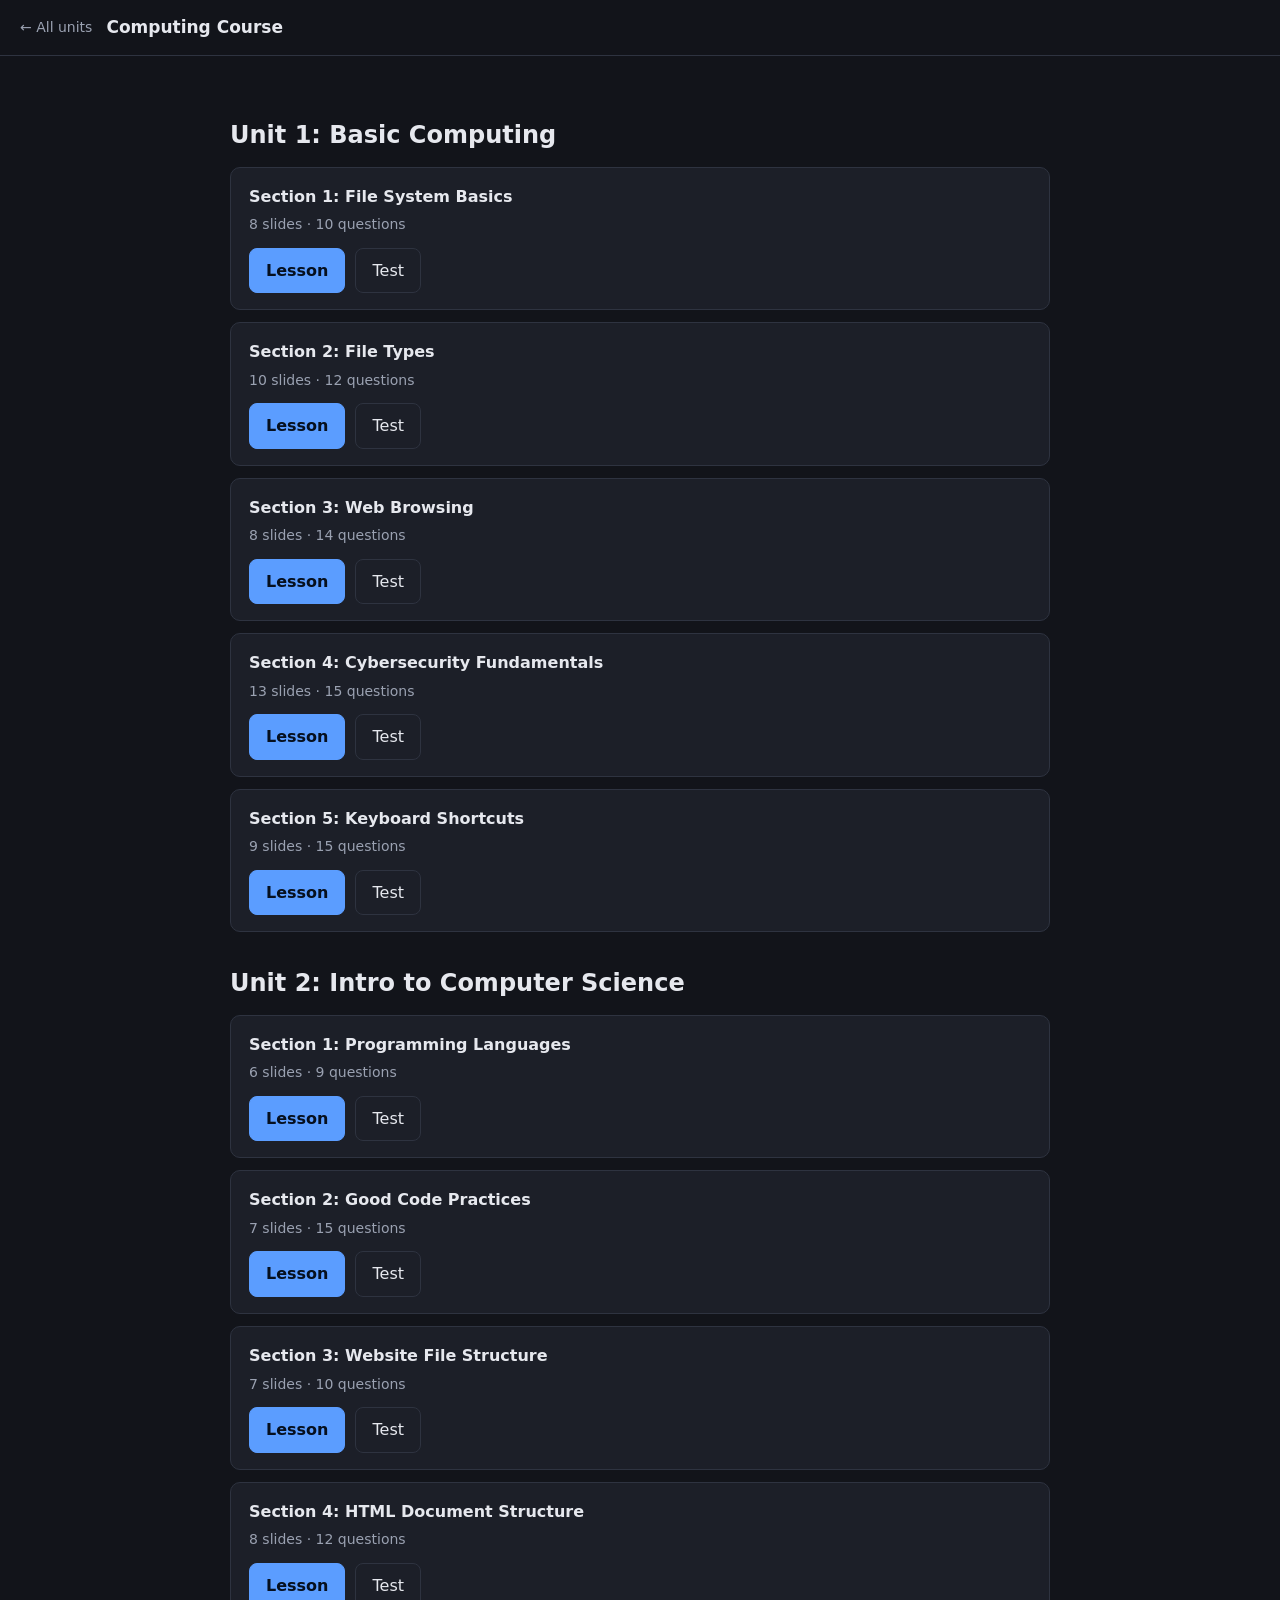
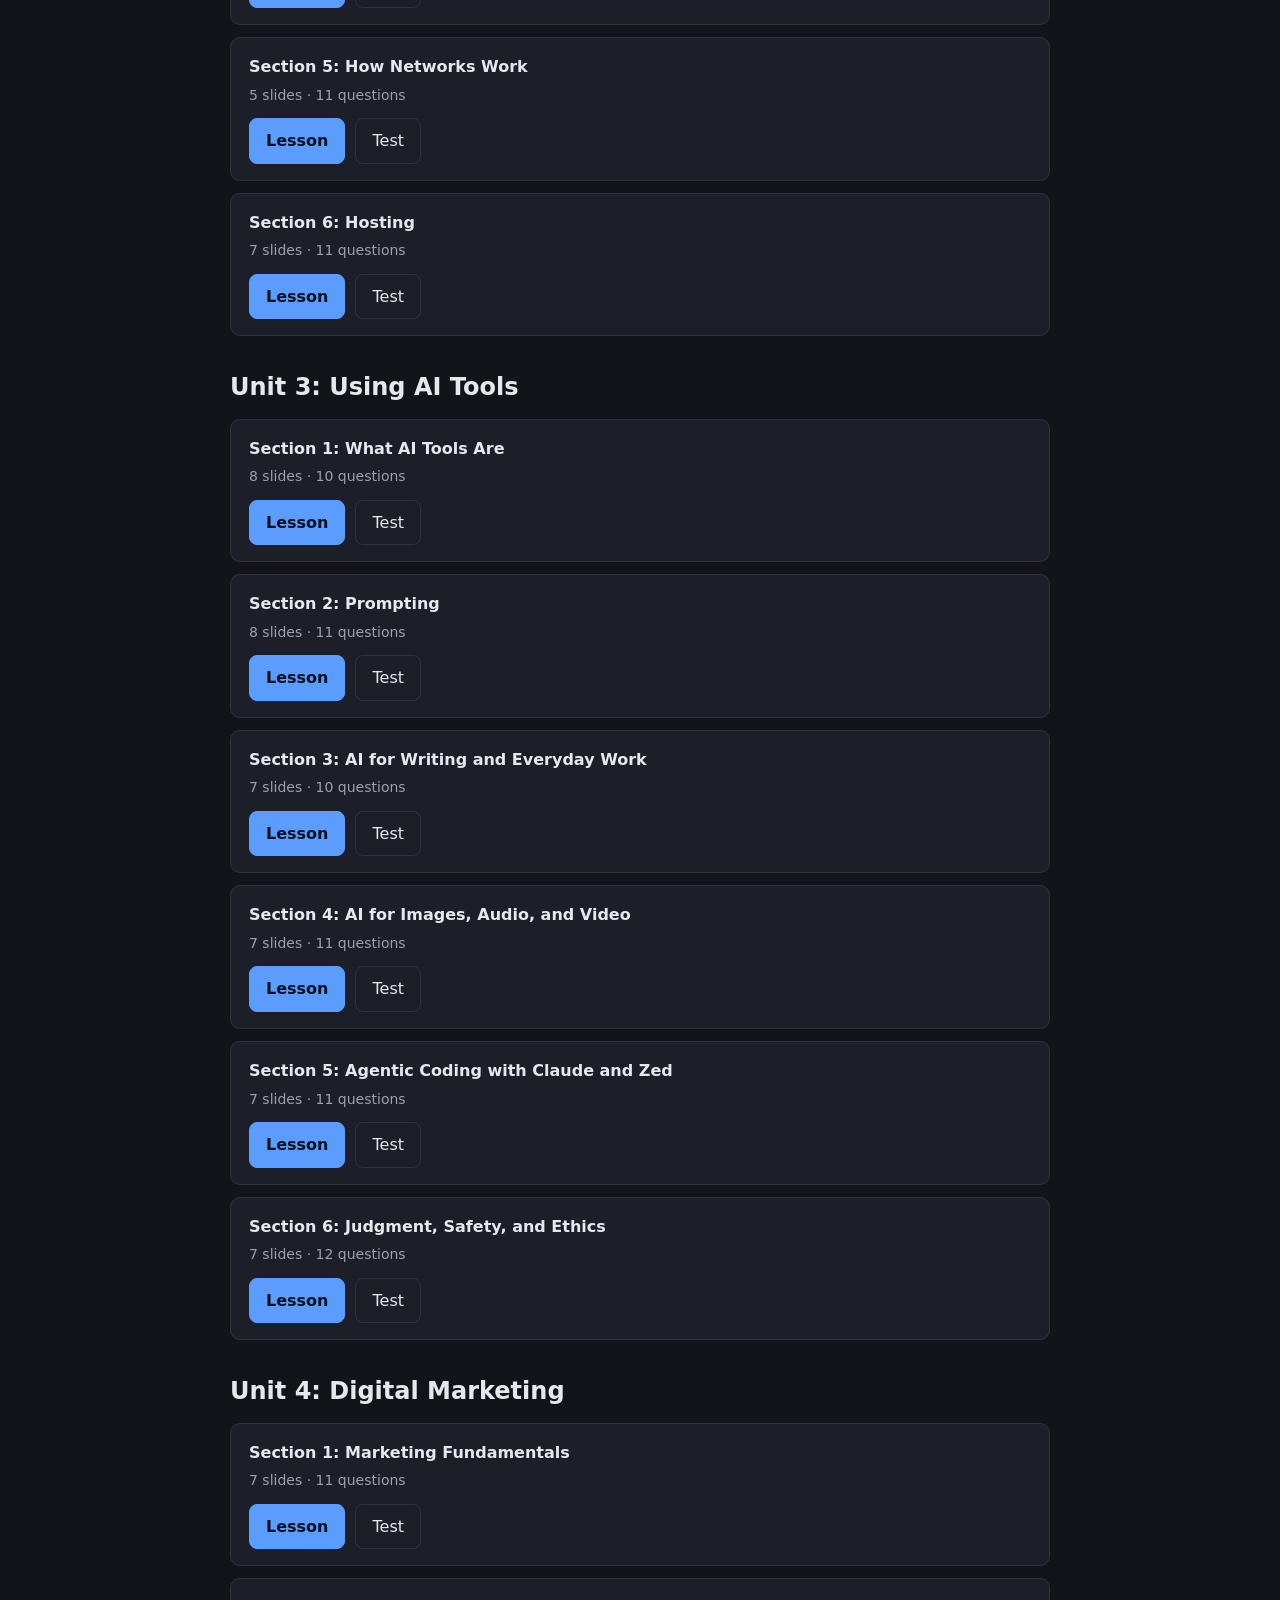
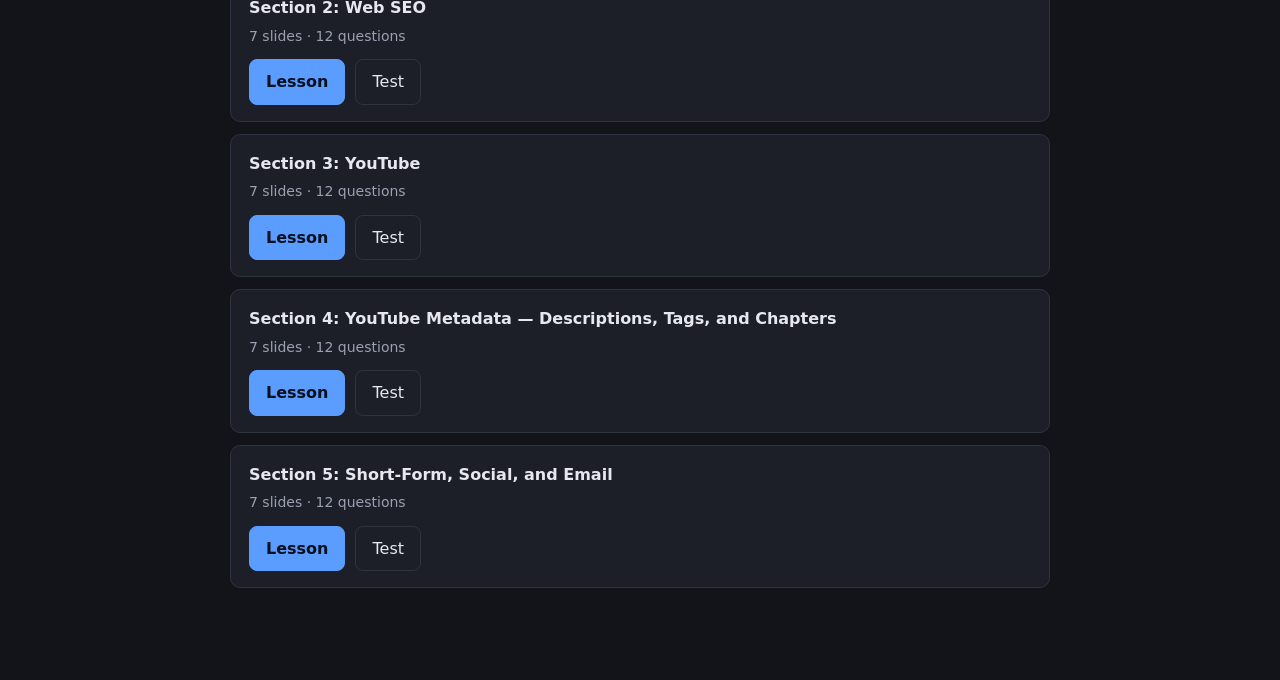
<file: index.html>
<!DOCTYPE html>
<html lang="en">
<head>
<meta charset="UTF-8">
<meta name="viewport" content="width=device-width, initial-scale=1">
<title>Computing Course</title>
<style>
  :root {
    --bg: #12141a;
    --panel: #1c1f28;
    --line: #2e3340;
    --text: #e6e8ee;
    --muted: #9aa1b1;
    --accent: #5b9dff;
    --ok: #3fbf7f;
    --bad: #ef5f5f;
  }
  * { box-sizing: border-box; }
  body {
    margin: 0;
    background: var(--bg);
    color: var(--text);
    font: 16px/1.6 system-ui, -apple-system, "Segoe UI", sans-serif;
  }
  a { color: var(--accent); }
  header {
    border-bottom: 1px solid var(--line);
    padding: 14px 20px;
    display: flex;
    align-items: center;
    gap: 14px;
    position: sticky;
    top: 0;
    background: var(--bg);
    z-index: 5;
  }
  header h1 { font-size: 17px; margin: 0; font-weight: 600; }
  header a.home { text-decoration: none; color: var(--muted); font-size: 14px; }
  header a.home:hover { color: var(--accent); }
  main { max-width: 860px; margin: 0 auto; padding: 28px 20px 80px; }

  h2 { font-size: 24px; margin: 32px 0 12px; }
  h3 { font-size: 18px; margin: 0 0 16px; color: var(--muted); font-weight: 500; }

  .card {
    display: block;
    background: var(--panel);
    border: 1px solid var(--line);
    border-radius: 10px;
    padding: 16px 18px;
    margin-bottom: 12px;
    text-decoration: none;
    color: inherit;
  }
  .card:hover { border-color: var(--accent); }
  .card .meta { color: var(--muted); font-size: 14px; margin-top: 4px; }
  .row { display: flex; gap: 10px; flex-wrap: wrap; margin-top: 12px; }

  .btn {
    background: var(--panel);
    color: var(--text);
    border: 1px solid var(--line);
    border-radius: 8px;
    padding: 9px 16px;
    font: inherit;
    cursor: pointer;
    text-decoration: none;
    display: inline-block;
  }
  .btn:hover:not(:disabled) { border-color: var(--accent); }
  .btn:disabled { opacity: .35; cursor: default; }
  .btn.primary { background: var(--accent); border-color: var(--accent); color: #06101f; font-weight: 600; }

  /* slides */
  .slide {
    background: var(--panel);
    border: 1px solid var(--line);
    border-radius: 12px;
    padding: 28px 30px;
    min-height: 60vh;
  }
  .slide h2 { margin-top: 0; }
  .slide pre {
    background: #0e1017;
    border: 1px solid var(--line);
    border-radius: 8px;
    padding: 12px 14px;
    overflow-x: auto;
    font-size: 14px;
    line-height: 1.5;
  }
  .slide code { background: #0e1017; padding: 1px 5px; border-radius: 4px; font-size: .92em; }
  .slide pre code { background: none; padding: 0; }
  .slide table { border-collapse: collapse; width: 100%; margin: 14px 0; font-size: 15px; }
  .slide th, .slide td { border: 1px solid var(--line); padding: 8px 10px; text-align: left; vertical-align: top; }
  .slide th { background: #0e1017; }
  .slide li { margin-bottom: 6px; }

  .navbar { display: flex; align-items: center; gap: 12px; margin-top: 18px; }
  .navbar .count { color: var(--muted); font-size: 14px; margin-left: auto; }
  .dots { display: flex; gap: 6px; flex-wrap: wrap; margin-top: 14px; }
  .dot {
    width: 26px; height: 26px; border-radius: 6px;
    border: 1px solid var(--line); background: var(--panel);
    color: var(--muted); font-size: 12px; cursor: pointer;
  }
  .dot.on { background: var(--accent); border-color: var(--accent); color: #06101f; font-weight: 700; }

  /* quiz */
  .q { background: var(--panel); border: 1px solid var(--line); border-radius: 10px; padding: 16px 18px; margin-bottom: 14px; }
  .q .qtext { font-weight: 600; margin-bottom: 12px; }
  .q label {
    display: block; padding: 9px 12px; border: 1px solid var(--line);
    border-radius: 8px; margin-bottom: 7px; cursor: pointer;
  }
  .q label:hover { border-color: var(--accent); }
  .q input { margin-right: 9px; }
  .graded label { cursor: default; }
  .graded label.correct { border-color: var(--ok); background: rgba(63,191,127,.1); }
  .graded label.wrong { border-color: var(--bad); background: rgba(239,95,95,.1); }
  .score { font-size: 20px; font-weight: 600; margin: 20px 0 4px; }
  .muted { color: var(--muted); }
</style>
</head>
<body>
<header>
  <a class="home" href="#/">&#8592; All units</a>
  <h1 id="crumb">Computing Course</h1>
</header>
<main id="app"></main>

<script src="manifest.js"></script>
<script>
const app = document.getElementById('app');
const crumb = document.getElementById('crumb');

// Every file in content/ calls section({...}) once. Its id is its filename.
const SECTIONS = [];
let loading = '';
function section(s) { SECTIONS.push({ ...s, id: loading }); }

// --- routing: #/  |  #/<section-id>/lesson/0  |  #/<section-id>/test ---
function parse() {
  const p = location.hash.replace(/^#\/?/, '').split('/').filter(Boolean);
  return { id: p[0], mode: p[1], index: parseInt(p[2] || '0', 10) };
}
function esc(s) { return String(s).replace(/[&<>"]/g, c => ({'&':'&amp;','<':'&lt;','>':'&gt;','"':'&quot;'}[c])); }

function render() {
  const r = parse();
  const section = SECTIONS.find(s => s.id === r.id);
  if (!section) return home();
  if (r.mode === 'test') return test(section);
  return lesson(section, isNaN(r.index) ? 0 : r.index);
}

function home() {
  crumb.textContent = 'Computing Course';
  const units = [];
  for (const s of SECTIONS) {
    let u = units.find(u => u.title === s.unit);
    if (!u) units.push(u = { title: s.unit, sections: [] });
    u.sections.push(s);
  }
  app.innerHTML = units.map(u => `
    <h2>${esc(u.title)}</h2>
    ${u.sections.map(s => `
      <div class="card">
        <div><b>${esc(s.title)}</b></div>
        <div class="meta">${s.slides.length} slides &middot; ${s.questions.length} questions</div>
        <div class="row">
          <a class="btn primary" href="#/${s.id}/lesson/0">Lesson</a>
          <a class="btn" href="#/${s.id}/test">Test</a>
        </div>
      </div>`).join('')}
  `).join('');
}

function lesson(section, i) {
  const n = section.slides.length;
  i = Math.max(0, Math.min(i, n - 1));
  const slide = section.slides[i];
  crumb.textContent = section.unit + ' — ' + section.title;
  const last = i === n - 1;
  app.innerHTML = `
    <h3>${esc(section.title)}</h3>
    <div class="slide">
      <h2>${slide.title}</h2>
      ${slide.body}
    </div>
    <div class="navbar">
      <button class="btn" id="prev" ${i === 0 ? 'disabled' : ''}>&#8592; Back</button>
      ${last
        ? `<a class="btn primary" href="#/${section.id}/test">Take the test &#8594;</a>`
        : `<button class="btn primary" id="next">Next &#8594;</button>`}
      <span class="count">Slide ${i + 1} of ${n}</span>
    </div>
    <div class="dots">
      ${section.slides.map((_, k) =>
        `<button class="dot ${k === i ? 'on' : ''}" data-i="${k}">${k + 1}</button>`).join('')}
    </div>`;

  const go = k => { location.hash = `#/${section.id}/lesson/${k}`; };
  const prev = document.getElementById('prev');
  const next = document.getElementById('next');
  if (prev) prev.onclick = () => go(i - 1);
  if (next) next.onclick = () => go(i + 1);
  app.querySelectorAll('.dot').forEach(d => d.onclick = () => go(+d.dataset.i));

  document.onkeydown = e => {
    if (e.key === 'ArrowRight' && !last) go(i + 1);
    if (e.key === 'ArrowLeft' && i > 0) go(i - 1);
  };
  window.scrollTo(0, 0);
}

function test(section) {
  const qs = section.questions;
  crumb.textContent = section.unit + ' — ' + section.title + ' — Test';
  document.onkeydown = null;
  app.innerHTML = `
    <h3>${esc(section.title)} &mdash; Test</h3>
    <p class="muted">${qs.length} multiple choice questions. Pick one answer each, then submit.</p>
    <form id="quiz">
      ${qs.map((q, i) => `
        <div class="q" data-i="${i}">
          <div class="qtext">${i + 1}. ${esc(q.q)}</div>
          ${q.choices.map((c, j) => `
            <label data-j="${j}">
              <input type="radio" name="q${i}" value="${j}">${esc(c)}
            </label>`).join('')}
        </div>`).join('')}
      <div class="row">
        <button type="submit" class="btn primary">Submit answers</button>
        <a class="btn" href="#/${section.id}/lesson/0">Review lesson</a>
      </div>
    </form>
    <div id="result"></div>`;

  document.getElementById('quiz').onsubmit = e => {
    e.preventDefault();
    const form = e.target;
    let score = 0, unanswered = 0;
    qs.forEach((q, i) => {
      const picked = form[`q${i}`].value;
      if (picked === '') unanswered++;
      const box = app.querySelector(`.q[data-i="${i}"]`);
      box.classList.add('graded');
      box.querySelectorAll('label').forEach(l => {
        const j = +l.dataset.j;
        l.querySelector('input').disabled = true;
        if (j === q.answer) l.classList.add('correct');
        else if (String(j) === picked) l.classList.add('wrong');
      });
      if (+picked === q.answer) score++;
    });
    const pct = Math.round(score / qs.length * 100);
    document.getElementById('result').innerHTML = `
      <div class="score">${score} / ${qs.length} &mdash; ${pct}%${pct >= 80 ? ' ✓ Pass' : ''}</div>
      <p class="muted">${unanswered ? unanswered + ' left blank. ' : ''}Green marks the correct answer, red marks your incorrect pick.</p>
      <div class="row">
        <button class="btn" onclick="render()">Retake</button>
        <a class="btn" href="#/">Back to units</a>
      </div>`;
    document.getElementById('result').scrollIntoView({ behavior: 'smooth' });
  };
  window.scrollTo(0, 0);
}

function loadScript(src) {
  return new Promise((resolve, reject) => {
    const el = document.createElement('script');
    el.src = src;
    el.onload = resolve;
    el.onerror = () => reject(new Error(src));
    document.head.appendChild(el);
  });
}

(async () => {
  try {
    for (const file of MANIFEST) {
      loading = file.replace(/\.js$/, '');
      await loadScript('content/' + file);
    }
  } catch (e) {
    app.innerHTML = `<p class="muted">Could not load <code>${esc(e.message)}</code>.
      It is listed in manifest.js but missing or broken — run <code>node build.js</code>.</p>`;
    return;
  }
  window.onhashchange = render;
  render();
})();
</script>
</body>
</html>
</file>
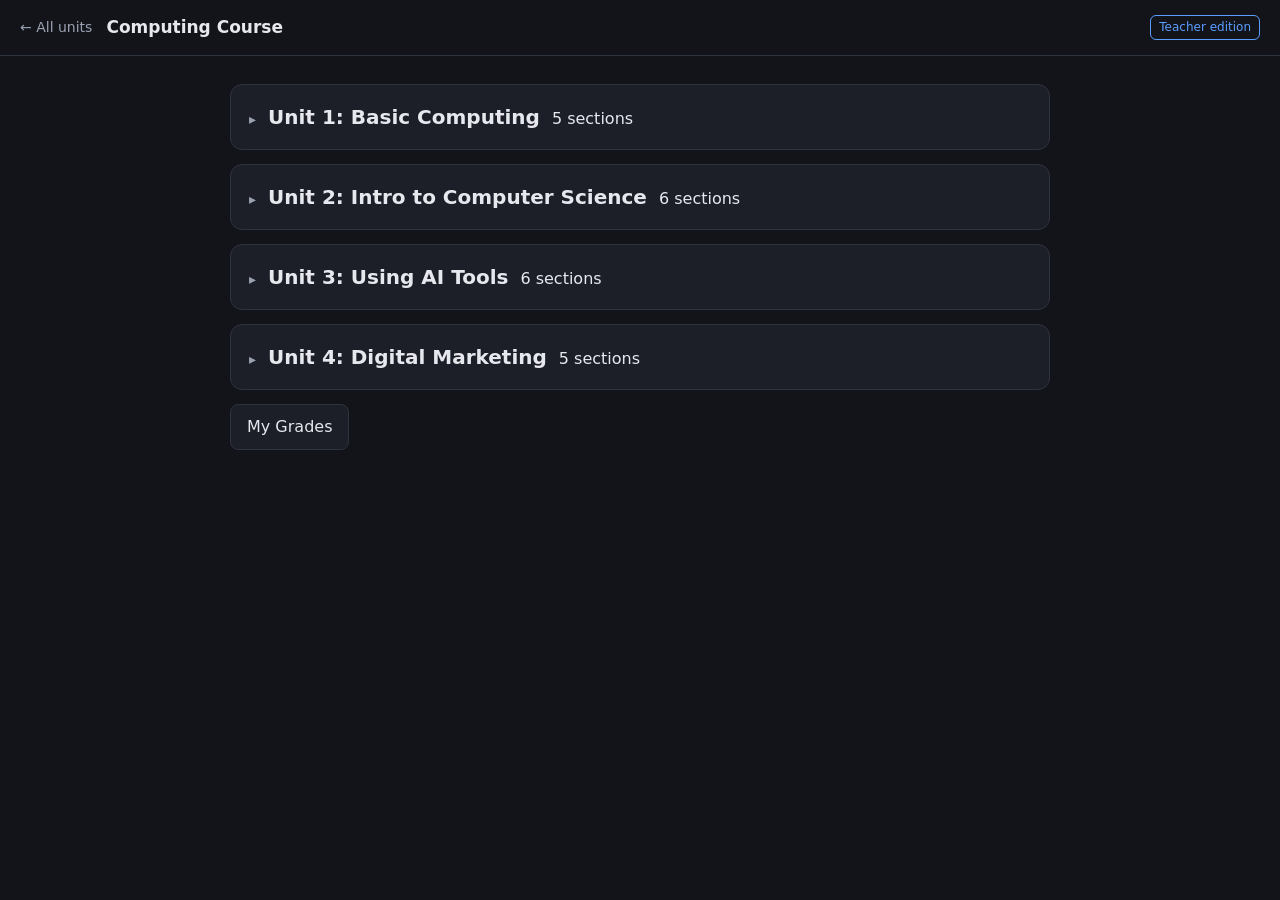
<file: teacher.html>
<!DOCTYPE html>
<html lang="en">
<head>
<meta charset="UTF-8">
<meta name="viewport" content="width=device-width, initial-scale=1">
<title>Computing Course — Teacher Edition</title>
<meta name="robots" content="noindex">
<link rel="stylesheet" href="style.css">
</head>
<body>
<header>
  <a class="home" href="#/">&#8592; All units</a>
  <h1 id="crumb">Computing Course</h1>
  <span class="badge">Teacher edition</span>
</header>
<main id="app"></main>

<script>window.TEACHER = true;</script>
<script src="manifest.js"></script>
<script src="app.js"></script>
</body>
</html>
</file>
<file: style.css>
:root {
    --bg: #12141a;
    --panel: #1c1f28;
    --line: #2e3340;
    --text: #e6e8ee;
    --muted: #9aa1b1;
    --accent: #5b9dff;
    --ok: #3fbf7f;
    --bad: #ef5f5f;
  }
  * { box-sizing: border-box; }
  body {
    margin: 0;
    background: var(--bg);
    color: var(--text);
    font: 16px/1.6 system-ui, -apple-system, "Segoe UI", sans-serif;
  }
  a { color: var(--accent); }
  header {
    border-bottom: 1px solid var(--line);
    padding: 14px 20px;
    display: flex;
    align-items: center;
    gap: 14px;
    position: sticky;
    top: 0;
    background: var(--bg);
    z-index: 5;
  }
  header h1 { font-size: 17px; margin: 0; font-weight: 600; }
  header a.home { text-decoration: none; color: var(--muted); font-size: 14px; }
  header a.home:hover { color: var(--accent); }
  main { max-width: 860px; margin: 0 auto; padding: 28px 20px 80px; }

  h2 { font-size: 24px; margin: 32px 0 12px; }
  h3 { font-size: 18px; margin: 0 0 16px; color: var(--muted); font-weight: 500; }

  .card {
    display: block;
    background: var(--panel);
    border: 1px solid var(--line);
    border-radius: 10px;
    padding: 16px 18px;
    margin-bottom: 12px;
    text-decoration: none;
    color: inherit;
  }
  .card:hover { border-color: var(--accent); }
  .card .meta { color: var(--muted); font-size: 14px; margin-top: 4px; }
  .row { display: flex; gap: 10px; flex-wrap: wrap; margin-top: 12px; }

  .btn {
    background: var(--panel);
    color: var(--text);
    border: 1px solid var(--line);
    border-radius: 8px;
    padding: 9px 16px;
    font: inherit;
    cursor: pointer;
    text-decoration: none;
    display: inline-block;
  }
  .btn:hover:not(:disabled) { border-color: var(--accent); }
  .btn:disabled { opacity: .35; cursor: default; }
  .btn.primary { background: var(--accent); border-color: var(--accent); color: #06101f; font-weight: 600; }

  /* slides */
  .slide {
    background: var(--panel);
    border: 1px solid var(--line);
    border-radius: 12px;
    padding: 28px 30px;
    min-height: 60vh;
  }
  .slide h2 { margin-top: 0; }
  .slide pre {
    background: #0e1017;
    border: 1px solid var(--line);
    border-radius: 8px;
    padding: 12px 14px;
    overflow-x: auto;
    font-size: 14px;
    line-height: 1.5;
  }
  .slide code { background: #0e1017; padding: 1px 5px; border-radius: 4px; font-size: .92em; }
  .slide pre code { background: none; padding: 0; }
  .slide table { border-collapse: collapse; width: 100%; margin: 14px 0; font-size: 15px; }
  .slide th, .slide td { border: 1px solid var(--line); padding: 8px 10px; text-align: left; vertical-align: top; }
  .slide th { background: #0e1017; }
  .slide li { margin-bottom: 6px; }
  .slide .yt {
    width: 100%; aspect-ratio: 16 / 9;
    border: 1px solid var(--line); border-radius: 8px;
    display: flex; align-items: center; justify-content: center;
    background: #0e1017; overflow: hidden;
  }
  .slide .yt iframe { width: 100%; height: 100%; border: 0; }

  .navbar { display: flex; align-items: center; gap: 12px; margin-top: 18px; }
  .navbar .count { color: var(--muted); font-size: 14px; margin-left: auto; }
  .dots { display: flex; gap: 6px; flex-wrap: wrap; margin-top: 14px; }
  .dot {
    width: 26px; height: 26px; border-radius: 6px;
    border: 1px solid var(--line); background: var(--panel);
    color: var(--muted); font-size: 12px; cursor: pointer;
  }
  .dot.on { background: var(--accent); border-color: var(--accent); color: #06101f; font-weight: 700; }

  /* quiz */
  .q { background: var(--panel); border: 1px solid var(--line); border-radius: 10px; padding: 16px 18px; margin-bottom: 14px; }
  .q .qtext { font-weight: 600; margin-bottom: 12px; }
  .q label {
    display: block; padding: 9px 12px; border: 1px solid var(--line);
    border-radius: 8px; margin-bottom: 7px; cursor: pointer;
  }
  .q label:hover { border-color: var(--accent); }
  .q input { margin-right: 9px; }
  .graded label { cursor: default; }
  .graded label.correct { border-color: var(--ok); background: rgba(63,191,127,.1); }
  .graded label.wrong { border-color: var(--bad); background: rgba(239,95,95,.1); }
  .q.blank { border-color: var(--bad); }
  .score { font-size: 20px; font-weight: 600; margin: 20px 0 4px; }
  .muted { color: var(--muted); }

/* teacher edition */
.badge {
  margin-left: auto;
  font-size: 12px;
  color: var(--accent);
  border: 1px solid var(--accent);
  border-radius: 6px;
  padding: 2px 8px;
  white-space: nowrap;
}
.teach {
  margin-top: 16px;
  border: 1px dashed var(--accent);
  border-radius: 10px;
  padding: 14px 18px;
  background: rgba(91,157,255,.06);
  font-size: 15px;
}
.teach .tlabel {
  font-size: 12px;
  text-transform: uppercase;
  letter-spacing: .08em;
  color: var(--accent);
  margin-bottom: 8px;
  font-weight: 600;
}
.teach p { margin: 6px 0; }
.teach b { color: var(--accent); }

/* home: collapsible units */
details.unit {
  border: 1px solid var(--line);
  border-radius: 12px;
  background: var(--panel);
  margin-bottom: 14px;
  padding: 0 16px;
}
details.unit summary {
  cursor: pointer;
  list-style: none;
  display: flex;
  align-items: baseline;
  gap: 12px;
  padding: 16px 2px;
}
details.unit summary::-webkit-details-marker { display: none; }
details.unit summary::before {
  content: "\25B8";
  color: var(--muted);
  font-size: 14px;
}
details.unit[open] summary::before { content: "\25BE"; }
details.unit summary:hover .utitle { color: var(--accent); }
details.unit .utitle { font-size: 20px; font-weight: 600; }
details.unit[open] summary { border-bottom: 1px solid var(--line); margin-bottom: 12px; }
details.unit .card { background: var(--bg); }
details.unit > .card:last-of-type { margin-bottom: 16px; }
</file>
